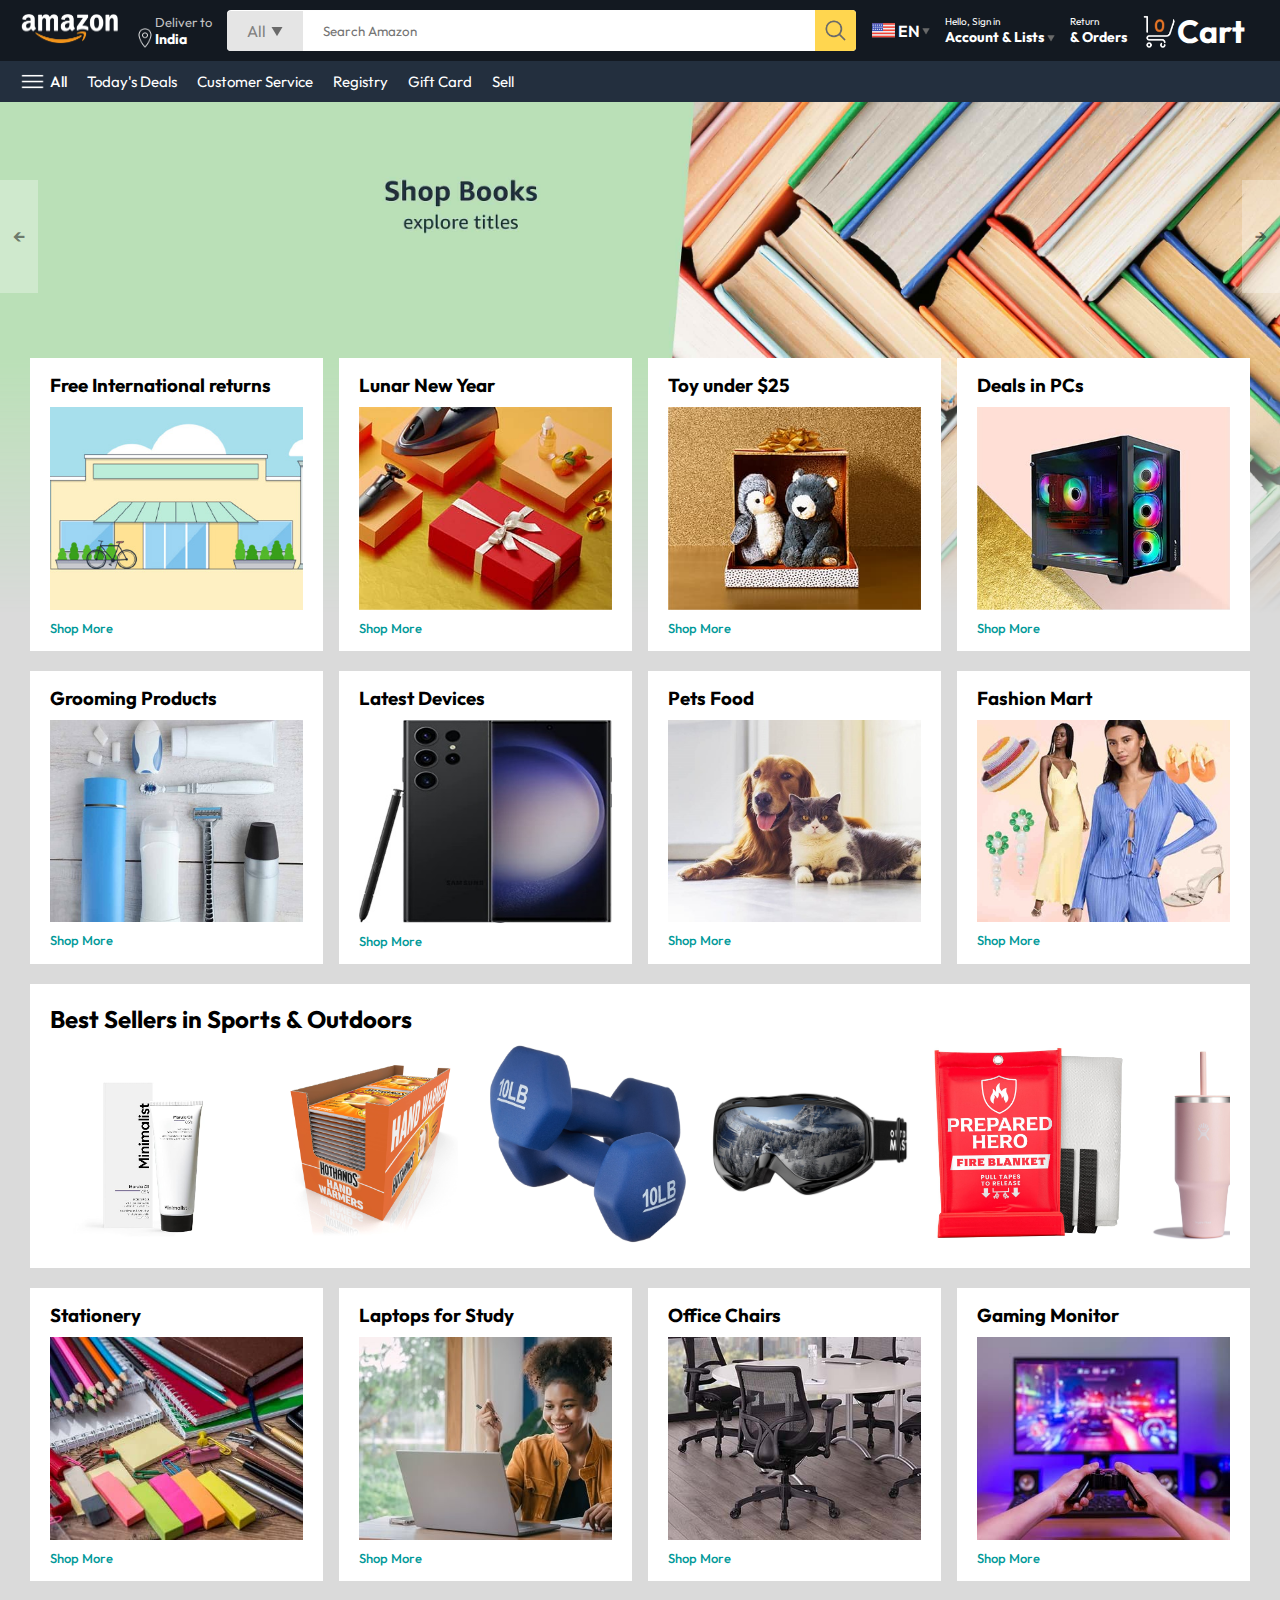
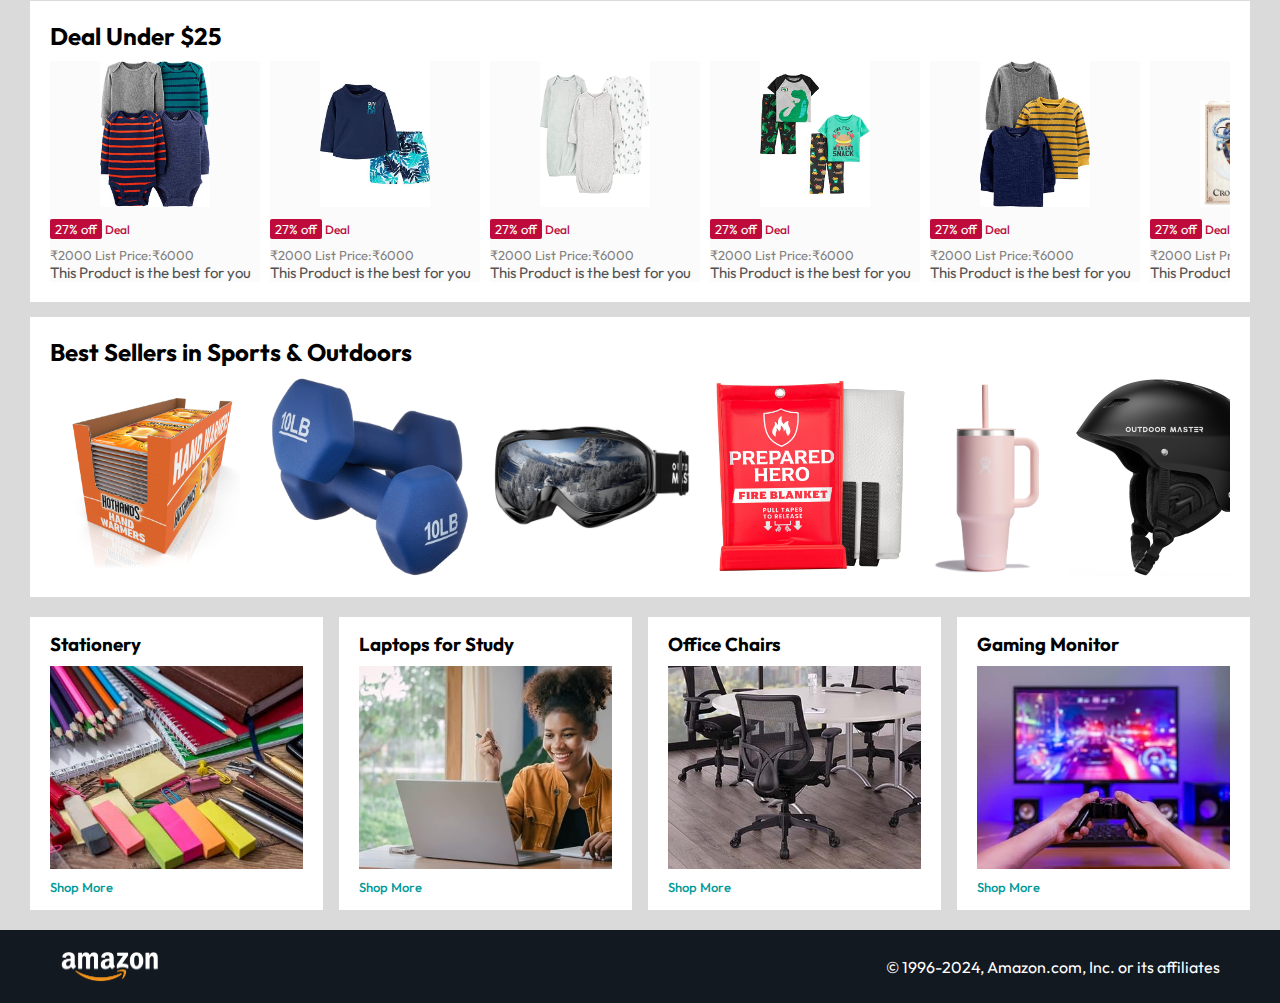
<file: index.html>
<!DOCTYPE html>
<html lang="en">
<head>
    <meta charset="UTF-8">
    <meta name="viewport" content="width=device-width, initial-scale=1.0">
    <title>Amazon Clone</title>
    <link rel="stylesheet" href="style.css">
</head>
<body>
    <!-- Navigation Bar -->
    <nav>
        <a href="/">
            <img src="./img/amazon_logo.png" width="100" alt="">
        </a> 
        <div class="nav-country">
            <img src="./img/location_icon.png" height="20" alt="">
            <div>
                <p>Deliver to</p>
                <h1>India</h1>
            </div>
        </div>
        <div class="nav-search">
            <div class="nav-search-category">
                <p>All</p>
                <img src="./img/dropdown_icon.png" height="12" alt="">
            </div>
            <input type="text" class="nav-search-input" placeholder="Search Amazon">
            <img src="./img/search_icon.png" class="nav-search-icon" alt="">
        </div>
        <div class="nav-language">
            <img src="./img/us_flag.png" width="25px" alt="">
            <p>EN</p>
            <img src="./img/dropdown_icon.png" width="8px" alt="">
        </div>
        <div class="nav-text">
            <p><a href="/signin.html">Hello, Sign in</a></p>
            <h1>Account & Lists <img src="./img/dropdown_icon.png" width="8px" alt=""></h1>
        </div>
        <div class="nav-text">
            <p>Return</p>
            <h1>& Orders</h1>
        </div>
        <a href="signin.html" class="mobile-user-icon" style="display: none;">
            <img src="./img/user.png" alt="">
        </a>
        <a href="/cart.html" class="nav-cart">
            <img src="./img/cart_icon.png" width="35px" alt="">
            <h1>Cart</h1>
        </a>
    </nav>
    <!-- Navigation Bar Ended-->

    <!-- Sub Menu -->
    <div class="nav-bottom">
        <div>
            <img src="./img/menu_icon.png" width="25px" alt="">
            <p>All</p>
        </div>
        <p>Today's Deals</p>
        <p>Customer Service</p>
        <p>Registry</p>
        <p>Gift Card</p>
        <p>Sell</p>
    </div>
    <!-- Sub Menu Ended -->

    <!-- Main part -->
    <div class="header-slider">
        <a href="#" class="control_prev">&#8592</a>
        <a href="#" class="control_next">&#8594</a>
        <ul>
            <img src="./img/header1.jpg" class="header-img" alt="">
            <img src="./img/header2.jpg" class="header-img" alt="">
            <img src="./img/header3.jpg" class="header-img" alt="">
            <img src="./img/header4.jpg" class="header-img" alt="">
            <img src="./img/header5.jpg" class="header-img" alt="">
            <img src="./img/header6.jpg" class="header-img" alt="">
        </ul>
    </div>

    <div class="box-row header-box">
        <div class="box-col">
            <h3>Free International returns</h3>
            <img src="./img/box1-1.jpg" alt="">
            <a href="/Shop More">Shop More</a>
        </div>
        <div class="box-col">
            <h3>Lunar New Year</h3>
            <img src="./img/box1-2.jpg" alt="">
            <a href="/Shop More">Shop More</a>
        </div>
        <div class="box-col">
            <h3>Toy under $25</h3>
            <img src="./img/box1-3.jpg" alt="">
            <a href="/Shop More">Shop More</a>
        </div>
        <div class="box-col">
            <h3>Deals in PCs</h3>
            <img src="./img/box1-4.jpg" alt="">
            <a href="/Shop More">Shop More</a>
        </div>
    </div>

    <div class="box-row">
        <div class="box-col">
            <h3>Grooming Products</h3>
            <img src="./img/box2-1.jpg" alt="">
            <a href="/Shop More">Shop More</a>
        </div>
        <div class="box-col">
            <h3>Latest Devices</h3>
            <img src="./img/box2-2.jpg" alt="">
            <a href="/Shop More">Shop More</a>
        </div>
        <div class="box-col">
            <h3>Pets Food</h3>
            <img src="./img/box2-3.jpg" alt="">
            <a href="/Shop More">Shop More</a>
        </div>
        <div class="box-col">
            <h3>Fashion Mart</h3>
            <img src="./img/box2-4.jpg" alt="">
            <a href="/Shop More">Shop More</a>
        </div>
    </div>

    <div class="product-slider">
        <h2>Best Sellers in Sports & Outdoors</h2>
        <div class="products">
            <a href="/products.html">
                <img src="./img/product_img.jpg" alt="">
            </a>
            <img src="./img/product1-1.jpg" alt="">
            <img src="./img/product1-2.jpg" alt="">
            <img src="./img/product1-3.jpg" alt="">
            <img src="./img/product1-4.jpg" alt="">
            <img src="./img/product1-5.jpg" alt="">
            <img src="./img/product1-6.jpg" alt="">
            <img src="./img/product1-7.jpg" alt="">
            <img src="./img/product1-8.jpg" alt="">
            <img src="./img/product1-9.jpg" alt="">
            <img src="./img/product1-10.jpg" alt="">
        </div>
    </div>
    
    <div class="box-row">
        <div class="box-col">
            <h3>Stationery</h3>
            <img src="./img/box3-1.jpg" alt="">
            <a href="/Shop More">Shop More</a>
        </div>
        <div class="box-col">
            <h3>Laptops for Study</h3>
            <img src="./img/box3-2.jpg" alt="">
            <a href="/Shop More">Shop More</a>
        </div>
        <div class="box-col">
            <h3>Office Chairs</h3>
            <img src="./img/box3-3.jpg" alt="">
            <a href="/Shop More">Shop More</a>
        </div>
        <div class="box-col">
            <h3>Gaming Monitor</h3>
            <img src="./img/box3-4.jpg" alt="">
            <a href="/Shop More">Shop More</a>
        </div>
    </div>


    <div class="product-slider-with-price">
        <h2>Deal Under $25</h2>
        <div class="products">
            <div class="product-card">
                <div class="product-img-container">
                    <img src="./img/product2-1.jpg" alt="">
                </div>
                <div class="product-offer">
                    <p>27% off</p> <span>Deal</span>
                </div>
                <p class="product-price">₹<span>2000</span> List Price:₹6000</p>
                <h4>This Product is the best for you</h4>
            </div>
            <div class="product-card">
                <div class="product-img-container">
                    <img src="./img/product2-2.jpg" alt="">
                </div>
                <div class="product-offer">
                    <p>27% off</p> <span>Deal</span>
                </div>
                <p class="product-price">₹<span>2000</span> List Price:₹6000</p>
                <h4>This Product is the best for you</h4>
            </div>
            <div class="product-card">
                <div class="product-img-container">
                    <img src="./img/product2-3.jpg" alt="">
                </div>
                <div class="product-offer">
                    <p>27% off</p> <span>Deal</span>
                </div>
                <p class="product-price">₹<span>2000</span> List Price:₹6000</p>
                <h4>This Product is the best for you</h4>
            </div>
            <div class="product-card">
                <div class="product-img-container">
                    <img src="./img/product2-4.jpg" alt="">
                </div>
                <div class="product-offer">
                    <p>27% off</p> <span>Deal</span>
                </div>
                <p class="product-price">₹<span>2000</span> List Price:₹6000</p>
                <h4>This Product is the best for you</h4>
            </div>
            <div class="product-card">
                <div class="product-img-container">
                    <img src="./img/product2-5.jpg" alt="">
                </div>
                <div class="product-offer">
                    <p>27% off</p> <span>Deal</span>
                </div>
                <p class="product-price">₹<span>2000</span> List Price:₹6000</p>
                <h4>This Product is the best for you</h4>
            </div>
            <div class="product-card">
                <div class="product-img-container">
                    <img src="./img/product2-6.jpg" alt="">
                </div>
                <div class="product-offer">
                    <p>27% off</p> <span>Deal</span>
                </div>
                <p class="product-price">₹<span>2000</span> List Price:₹6000</p>
                <h4>This Product is the best for you</h4>
            </div>
            <div class="product-card">
                <div class="product-img-container">
                    <img src="./img/product2-7.jpg" alt="">
                </div>
                <div class="product-offer">
                    <p>27% off</p> <span>Deal</span>
                </div>
                <p class="product-price">₹<span>2000</span> List Price:₹6000</p>
                <h4>This Product is the best for you</h4>
            </div>
            <div class="product-card">
                <div class="product-img-container">
                    <img src="./img/product2-8.jpg" alt="">
                </div>
                <div class="product-offer">
                    <p>27% off</p> <span>Deal</span>
                </div>
                <p class="product-price">₹<span>2000</span> List Price:₹6000</p>
                <h4>This Product is the best for you</h4>
            </div>
            <div class="product-card">
                <div class="product-img-container">
                    <img src="./img/product2-9.jpg" alt="">
                </div>
                <div class="product-offer">
                    <p>27% off</p> <span>Deal</span>
                </div>
                <p class="product-price">₹<span>2000</span> List Price:₹6000</p>
                <h4>This Product is the best for you</h4>
            </div>
            <div class="product-card">
                <div class="product-img-container">
                    <img src="./img/product2-10.jpg" alt="">
                </div>
                <div class="product-offer">
                    <p>27% off</p> <span>Deal</span>
                </div>
                <p class="product-price">₹<span>2000</span> List Price:₹6000</p>
                <h4>This Product is the best for you</h4>
            </div>
            <div class="product-card">
                <div class="product-img-container">
                    <img src="./img/product2-11.jpg" alt="">
                </div>
                <div class="product-offer">
                    <p>27% off</p> <span>Deal</span>
                </div>
                <p class="product-price">₹<span>2000</span> List Price:₹6000</p>
                <h4>This Product is the best for you</h4>
            </div>
            <div class="product-card">
                <div class="product-img-container">
                    <img src="./img/product2-12.jpg" alt="">
                </div>
                <div class="product-offer">
                    <p>27% off</p> <span>Deal</span>
                </div>
                <p class="product-price">₹<span>2000</span> List Price:₹6000</p>
                <h4>This Product is the best for you</h4>
            </div>
        </div>
    </div>


    <div class="product-slider">
        <h2>Best Sellers in Sports & Outdoors</h2>
        <div class="products">
            <img src="./img/product1-1.jpg" alt="">
            <img src="./img/product1-2.jpg" alt="">
            <img src="./img/product1-3.jpg" alt="">
            <img src="./img/product1-4.jpg" alt="">
            <img src="./img/product1-5.jpg" alt="">
            <img src="./img/product1-6.jpg" alt="">
            <img src="./img/product1-7.jpg" alt="">
            <img src="./img/product1-8.jpg" alt="">
            <img src="./img/product1-9.jpg" alt="">
            <img src="./img/product1-10.jpg" alt="">
        </div>
    </div>


    <div class="box-row">
        <div class="box-col">
            <h3>Stationery</h3>
            <img src="./img/box3-1.jpg" alt="">
            <a href="/Shop More">Shop More</a>
        </div>
        <div class="box-col">
            <h3>Laptops for Study</h3>
            <img src="./img/box3-2.jpg" alt="">
            <a href="/Shop More">Shop More</a>
        </div>
        <div class="box-col">
            <h3>Office Chairs</h3>
            <img src="./img/box3-3.jpg" alt="">
            <a href="/Shop More">Shop More</a>
        </div>
        <div class="box-col">
            <h3>Gaming Monitor</h3>
            <img src="./img/box3-4.jpg" alt="">
            <a href="/Shop More">Shop More</a>
        </div>
    </div>

    <footer>
        <img src="./img/amazon_logo.png" width="100" alt="">
        <p>© 1996-2024, Amazon.com, Inc. or its affiliates</p>
    </footer>


<script src="script.js"></script>
</body>
</html>
</file>
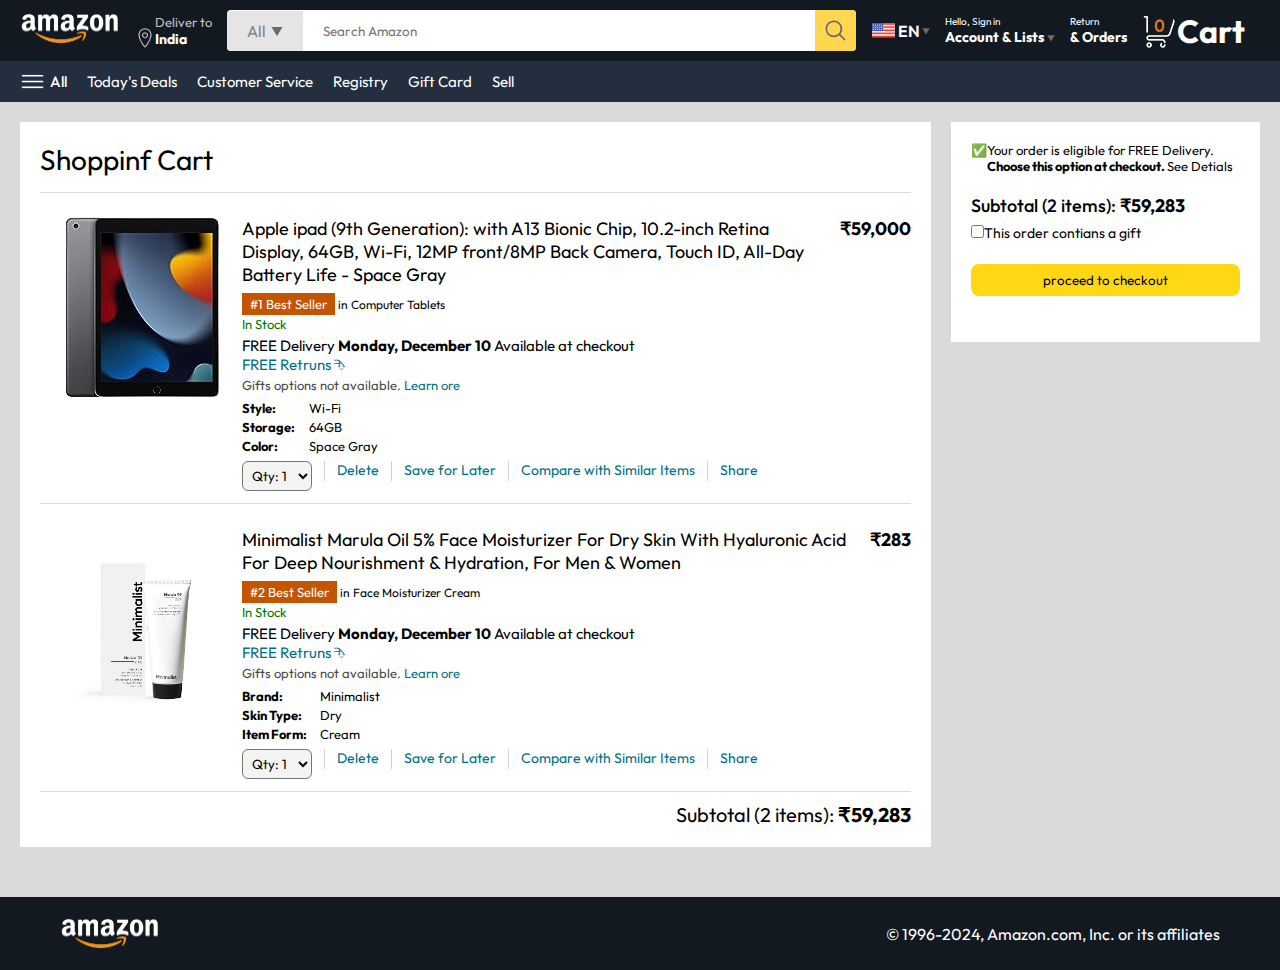
<file: cart.html>
<!DOCTYPE html>
<html lang="en">
<head>
    <meta charset="UTF-8">
    <meta name="viewport" content="width=device-width, initial-scale=1.0">
    <title>Cart</title>
    <link rel="stylesheet" href="style.css">
    <link rel="stylesheet" href="cart.css">
</head>
<body>
     <!-- Navigation Bar -->
     <nav>
        <a href="/">
            <img src="./img/amazon_logo.png" width="100" alt="">
        </a> 
        <div class="nav-country">
            <img src="./img/location_icon.png" height="20" alt="">
            <div>
                <p>Deliver to</p>
                <h1>India</h1>
            </div>
        </div>
        <div class="nav-search">
            <div class="nav-search-category">
                <p>All</p>
                <img src="./img/dropdown_icon.png" height="12" alt="">
            </div>
            <input type="text" class="nav-search-input" placeholder="Search Amazon">
            <img src="./img/search_icon.png" class="nav-search-icon" alt="">
        </div>
        <div class="nav-language">
            <img src="./img/us_flag.png" width="25px" alt="">
            <p>EN</p>
            <img src="./img/dropdown_icon.png" width="8px" alt="">
        </div>
        <div class="nav-text">
            <p><a href="/signin.html">Hello, Sign in</a></p>
            <h1>Account & Lists <img src="./img/dropdown_icon.png" width="8px" alt=""></h1>
        </div>
        <div class="nav-text">
            <p>Return</p>
            <h1>& Orders</h1>
        </div>
        <a href="signin.html" class="mobile-user-icon" style="display: none;">
            <img src="./img/user.png" alt="">
        </a>
        <a href="" class="nav-cart">
            <img src="./img/cart_icon.png" width="35px" alt="">
            <h1>Cart</h1>
        </a>
    </nav>
    <!-- Navigation Bar Ended-->

    <!-- Sub Menu -->
    <div class="nav-bottom">
        <div>
            <img src="./img/menu_icon.png" width="25px" alt="">
            <p>All</p>
        </div>
        <p>Today's Deals</p>
        <p>Customer Service</p>
        <p>Registry</p> 
        <p>Gift Card</p>
        <p>Sell</p>
    </div>
    <!-- Sub Menu Ended -->

    <div class="cart">
        <div class="cart-left">
            <h1>Shoppinf Cart</h1>
            <hr>
            <!-- first product -->
            <div class="product-cart-list">
                <img src="./img/ipad_img.jpg" width="180px" alt="">
                <div>
                    <div class="product-cart-titleprice">
                        <p>Apple ipad (9th Generation): with A13 Bionic Chip, 10.2-inch Retina Display, 64GB, Wi-Fi, 12MP front/8MP Back Camera, Touch ID, All-Day Battery Life - Space Gray</p>
                        <p><b>₹59,000</b></p>
                    </div>
                    <p class="product-cart-bestseller"><span>#1 Best Seller</span> in Computer Tablets</p>
                    <p class="product-cart-stock">In Stock</p>
                    <p class="product-cart-delivery">FREE Delivery <b>Monday, December 10</b> Available at checkout</p>
                    <p class="product-cart-return">FREE Retruns &#11191</p>
                    <p class="product-cart-giftoption">Gifts options not available. <span>Learn ore</span></p>

                    <div class="product-cart-specs">
                        <p><b>Style:</b></p> <p>Wi-Fi</p>
                        <p><b>Storage:</b></p> <p>64GB</p>
                        <p><b>Color:</b></p> <p>Space Gray</p>
                    </div>

                    <div class="cart-list-action">
                        <select>
                            <option value="1">Qty: 1</option>
                            <option value="2">Qty: 2</option>
                            <option value="3">Qty: 3</option>
                            <option value="4">Qty: 4</option>
                            <option value="5">Qty: 5</option>
                        </select>
                        <hr>
                        <p class="action-btn">Delete</p>
                        <hr>
                        <p class="action-btn">Save for Later</p>
                        <hr>
                        <p class="action-btn">Compare with Similar Items</p>
                        <hr>
                        <p class="action-btn">Share</p>
                    </div>
                </div>
            </div>
            <!-- first product Ended -->
            <hr>
            <!-- Second product -->
            <div class="product-cart-list">
                <img src="./img/product_img.jpg" width="180px" alt="">
                <div>
                    <div class="product-cart-titleprice">
                        <p>Minimalist Marula Oil 5% Face Moisturizer For Dry Skin With Hyaluronic Acid For Deep Nourishment & Hydration, For Men & Women</p>
                        <p><b>₹283</b></p>
                    </div>
                    <p class="product-cart-bestseller"><span>#2 Best Seller</span> in Face Moisturizer Cream</p>
                    <p class="product-cart-stock">In Stock</p>
                    <p class="product-cart-delivery">FREE Delivery <b>Monday, December 10</b> Available at checkout</p>
                    <p class="product-cart-return">FREE Retruns &#11191</p>
                    <p class="product-cart-giftoption">Gifts options not available. <span>Learn ore</span></p>

                    <div class="product-cart-specs">
                        <p><b>Brand:</b></p> <p>Minimalist</p>
                        <p><b>Skin Type:</b></p> <p>Dry</p>
                        <p><b>Item Form:</b></p> <p>Cream</p>
                    </div>

                    <div class="cart-list-action">
                        <select>
                            <option value="1">Qty: 1</option>
                            <option value="2">Qty: 2</option>
                            <option value="3">Qty: 3</option>
                            <option value="4">Qty: 4</option>
                            <option value="5">Qty: 5</option>
                        </select>
                        <hr>
                        <p class="action-btn">Delete</p>
                        <hr>
                        <p class="action-btn">Save for Later</p>
                        <hr>
                        <p class="action-btn">Compare with Similar Items</p>
                        <hr>
                        <p class="action-btn">Share</p>
                    </div>
                </div>
            </div>
            <!-- Second product Ended -->

            <hr>
            <div class="cart-list-subtotal">
                Subtotal (2 items): <b>₹59,283</b>
            </div>
        </div>

        <div class="cart-right">
            <div class="cart-free-delivery">
                <p>&#x2705</p>
                <p>Your order is eligible for FREE Delivery. <b>Choose this option at checkout. </b> See Detials</p>
            </div>
            <p class="cart-subtotal">Subtotal (2 items): <b>₹59,283</b></p>
            <p class="cart-right-gift"> <input type="checkbox">This order contians a gift</p>
            <button>proceed to checkout</button>
        </div>
    </div>

    <footer class="footer-cart">
        <img src="./img/amazon_logo.png" width="100" alt="">
        <p>© 1996-2024, Amazon.com, Inc. or its affiliates</p>
    </footer>

</body>
</html>
</file>
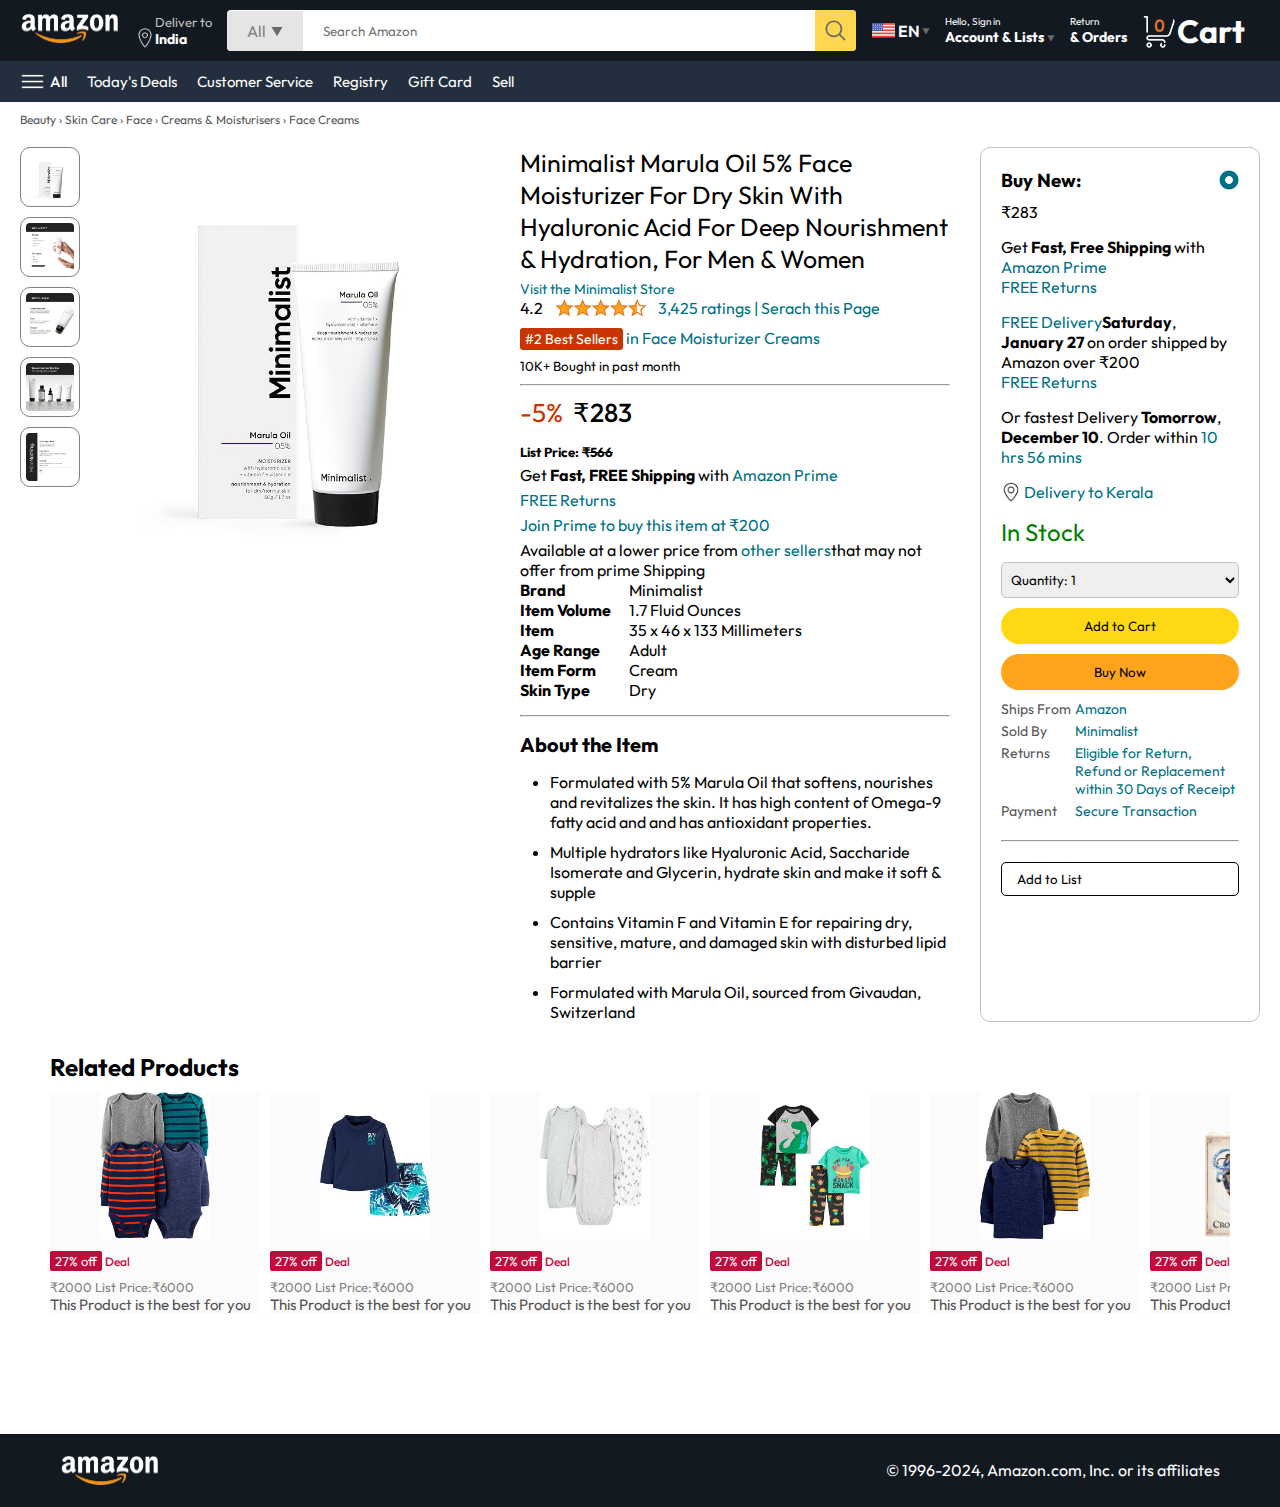
<file: products.html>
<!DOCTYPE html>
<html lang="en">
<head>
    <meta charset="UTF-8">
    <meta name="viewport" content="width=device-width, initial-scale=1.0">
    <title>Product Page</title>
    <link rel="stylesheet" href="style.css">
    <link rel="stylesheet" href="product.css">
</head>
<body>
    
    <!-- Navigation Bar -->
    <nav>
        <a href="/">
            <img src="./img/amazon_logo.png" width="100" alt="">
        </a> 
        <div class="nav-country">
            <img src="./img/location_icon.png" height="20" alt="">
            <div>
                <p>Deliver to</p>
                <h1>India</h1>
            </div>
        </div>
        <div class="nav-search">
            <div class="nav-search-category">
                <p>All</p>
                <img src="./img/dropdown_icon.png" height="12" alt="">
            </div>
            <input type="text" class="nav-search-input" placeholder="Search Amazon">
            <img src="./img/search_icon.png" class="nav-search-icon" alt="">
        </div>
        <div class="nav-language">
            <img src="./img/us_flag.png" width="25px" alt="">
            <p>EN</p>
            <img src="./img/dropdown_icon.png" width="8px" alt="">
        </div>
        <div class="nav-text">
            <p><a href="/signin.html">Hello, Sign in</a></p>
            <h1>Account & Lists <img src="./img/dropdown_icon.png" width="8px" alt=""></h1>
        </div>
        <div class="nav-text">
            <p>Return</p>
            <h1>& Orders</h1>
        </div>
        <a href="signin.html" class="mobile-user-icon" style="display: none;">
            <img src="./img/user.png" alt="">
        </a>
        <a href="/cart.html" class="nav-cart">
            <img src="./img/cart_icon.png" width="35px" alt="">
            <h1>Cart</h1>
        </a>
    </nav>
    <!-- Navigation Bar Ended-->

    <!-- Sub Menu -->
    <div class="nav-bottom">
        <div>
            <img src="./img/menu_icon.png" width="25px" alt="">
            <p>All</p>
        </div>
        <p>Today's Deals</p>
        <p>Customer Service</p>
        <p>Registry</p>
        <p>Gift Card</p>
        <p>Sell</p>
    </div>
    <!-- Sub Menu Ended -->

    <p class="cream">Beauty › Skin Care › Face › Creams & Moisturisers › Face Creams</p>
    
    <div class="product-display">
        <div class="product-d-image">
            <div class="product-icons">
                <img src="./img/product_img.jpg" width="60" alt="">
                <img src="./img/product_img2.jpg" width="60" alt="">
                <img src="./img/product_img3.jpg" width="60" alt="">
                <img src="./img/product_img4.jpg" width="60" alt="">
                <img src="./img/product_img5.jpg" width="60" alt="">
            </div>
            <div class="product-main-image">
                <img src="./img/product_img.jpg" width="400" alt="">
            </div>
        </div>
        <div class="product-d-details">
            <p class="product-title">Minimalist Marula Oil 5% Face Moisturizer For Dry Skin With Hyaluronic Acid For Deep Nourishment & Hydration, For Men & Women</p>
            <p class="brand-store">Visit the Minimalist Store</p>
            <div class="product-rating">
                <div>
                    <div>4.2 <img src="./img/rating_img.png" height="20px"></div>
                    <p>3,425 ratings | Serach this Page</p>
                </div>
                <p><span>#2 Best Sellers</span> in Face Moisturizer Creams</p>
                <h5>10K+ Bought in past month</h5>
                <hr>
            </div>
            <div class="product-d-price">
                <div>
                    <p>-5%</p>
                    <h1>₹<span>283</span></h1>
                </div>
                <h5>List Price: <span>₹566</span></h5>
                <p>Get <b>Fast, FREE Shipping</b> with <span>Amazon Prime</span></p>
                <p><span>FREE Returns</span></p>
                <p><span>Join Prime to buy this item at ₹200</span></p>
                <p>Available at a lower price from <span>other sellers</span>that may not offer from prime Shipping</p>
            </div>

            <div class="product-info">
                <p><b>Brand</b></p> <p>Minimalist</p>
                <p><b>Item Volume</b></p> <p>1.7 Fluid Ounces</p>
                <p><b>Item</b></p> <p>35 x 46 x 133 Millimeters</p>
                <p><b>Age Range</b></p> <p>Adult</p>
                <p><b>Item Form</b></p> <p>Cream</p>
                <p><b>Skin Type</b></p> <p>Dry</p>
            </div>
            <hr>

            <div class="product-description">
                <h1>About the Item</h1>
                <ul>
                    <li>Formulated with 5% Marula Oil that softens, nourishes and revitalizes the skin. It has high content of Omega-9 fatty acid and and has antioxidant properties.</li>
                    <li>Multiple hydrators like Hyaluronic Acid, Saccharide Isomerate and Glycerin, hydrate skin and make it soft & supple</li>
                    <li>Contains Vitamin F and Vitamin E for repairing dry, sensitive, mature, and damaged skin with disturbed lipid barrier</li>
                    <li>Formulated with Marula Oil, sourced from Givaudan, Switzerland</li>
                </ul>
            </div>
        </div>
        <div class="product-d-purchase">
            <div class="title">
                <h3>Buy New: </h3> <img src="./img/circle_icon.png" width="20px" alt="">
            </div>
            <h1 class="price">₹283</h1>
            <div class="gap">
                <p>Get <b>Fast, Free Shipping</b> with <span>Amazon Prime</span></p>
                <p><span>FREE Returns</span></p>
            </div>
            <div class="gap">
                <p><span>FREE Delivery</span><b>Saturday</b>,</p> <p><b>January 27</b> on order shipped by Amazon over ₹200</p>
                <p><span>FREE Returns</span></p>
            </div>
            <div class="gap">
                <p>Or fastest Delivery <b>Tomorrow</b>, <b>December 10</b>. Order within<span> 10 hrs 56 mins</span></p>
            </div> 
            <div class="delivery-location">
                <img src="./img/location_icon_dark.png" width="20px" alt="">
                <p><span>Delivery to Kerala</span></p>
            </div>
            <h2 class="product-stock">In Stock</h2>
            <select class="product-quantity">
                <option value="1">Quantity: 1</option>
                <option value="2">Quantity: 2</option>
                <option value="3">Quantity: 3</option>
               </select>

           <button class="btn">Add to Cart</button>
           <button class="btn product-buy">Buy Now</button>

           <div class="product-seller-info">
            <p>Ships From</p> <p><span>Amazon</span></p>
            <p>Sold By</p> <p><span>Minimalist</span></p>
            <p>Returns</p> <p><span>Eligible for Return, Refund or Replacement within 30 Days of Receipt</span></p>
            <p>Payment</p> <p><span>Secure Transaction</span></p>
           </div>
           <hr>
           <button class="product-add-list">Add to List</button>
        </div>
    </div>

    <div class="product-slider-with-price">
        <h2>Related Products</h2>
        <div class="products">
            <div class="product-card">
                <div class="product-img-container">
                    <img src="./img/product2-1.jpg" alt="">
                </div>
                <div class="product-offer">
                    <p>27% off</p> <span>Deal</span>
                </div>
                <p class="product-price">₹<span>2000</span> List Price:₹6000</p>
                <h4>This Product is the best for you</h4>
            </div>
            <div class="product-card">
                <div class="product-img-container">
                    <img src="./img/product2-2.jpg" alt="">
                </div>
                <div class="product-offer">
                    <p>27% off</p> <span>Deal</span>
                </div>
                <p class="product-price">₹<span>2000</span> List Price:₹6000</p>
                <h4>This Product is the best for you</h4>
            </div>
            <div class="product-card">
                <div class="product-img-container">
                    <img src="./img/product2-3.jpg" alt="">
                </div>
                <div class="product-offer">
                    <p>27% off</p> <span>Deal</span>
                </div>
                <p class="product-price">₹<span>2000</span> List Price:₹6000</p>
                <h4>This Product is the best for you</h4>
            </div>
            <div class="product-card">
                <div class="product-img-container">
                    <img src="./img/product2-4.jpg" alt="">
                </div>
                <div class="product-offer">
                    <p>27% off</p> <span>Deal</span>
                </div>
                <p class="product-price">₹<span>2000</span> List Price:₹6000</p>
                <h4>This Product is the best for you</h4>
            </div>
            <div class="product-card">
                <div class="product-img-container">
                    <img src="./img/product2-5.jpg" alt="">
                </div>
                <div class="product-offer">
                    <p>27% off</p> <span>Deal</span>
                </div>
                <p class="product-price">₹<span>2000</span> List Price:₹6000</p>
                <h4>This Product is the best for you</h4>
            </div>
            <div class="product-card">
                <div class="product-img-container">
                    <img src="./img/product2-6.jpg" alt="">
                </div>
                <div class="product-offer">
                    <p>27% off</p> <span>Deal</span>
                </div>
                <p class="product-price">₹<span>2000</span> List Price:₹6000</p>
                <h4>This Product is the best for you</h4>
            </div>
            <div class="product-card">
                <div class="product-img-container">
                    <img src="./img/product2-7.jpg" alt="">
                </div>
                <div class="product-offer">
                    <p>27% off</p> <span>Deal</span>
                </div>
                <p class="product-price">₹<span>2000</span> List Price:₹6000</p>
                <h4>This Product is the best for you</h4>
            </div>
            <div class="product-card">
                <div class="product-img-container">
                    <img src="./img/product2-8.jpg" alt="">
                </div>
                <div class="product-offer">
                    <p>27% off</p> <span>Deal</span>
                </div>
                <p class="product-price">₹<span>2000</span> List Price:₹6000</p>
                <h4>This Product is the best for you</h4>
            </div>
            <div class="product-card">
                <div class="product-img-container">
                    <img src="./img/product2-9.jpg" alt="">
                </div>
                <div class="product-offer">
                    <p>27% off</p> <span>Deal</span>
                </div>
                <p class="product-price">₹<span>2000</span> List Price:₹6000</p>
                <h4>This Product is the best for you</h4>
            </div>
            <div class="product-card">
                <div class="product-img-container">
                    <img src="./img/product2-10.jpg" alt="">
                </div>
                <div class="product-offer">
                    <p>27% off</p> <span>Deal</span>
                </div>
                <p class="product-price">₹<span>2000</span> List Price:₹6000</p>
                <h4>This Product is the best for you</h4>
            </div>
            <div class="product-card">
                <div class="product-img-container">
                    <img src="./img/product2-11.jpg" alt="">
                </div>
                <div class="product-offer">
                    <p>27% off</p> <span>Deal</span>
                </div>
                <p class="product-price">₹<span>2000</span> List Price:₹6000</p>
                <h4>This Product is the best for you</h4>
            </div>
            <div class="product-card">
                <div class="product-img-container">
                    <img src="./img/product2-12.jpg" alt="">
                </div>
                <div class="product-offer">
                    <p>27% off</p> <span>Deal</span>
                </div>
                <p class="product-price">₹<span>2000</span> List Price:₹6000</p>
                <h4>This Product is the best for you</h4>
            </div>
        </div>
    </div>

    <footer class="product-footer">
        <img src="./img/amazon_logo.png" width="100" alt="">
        <p>© 1996-2024, Amazon.com, Inc. or its affiliates</p>
    </footer>

</body>
</html>
</file>
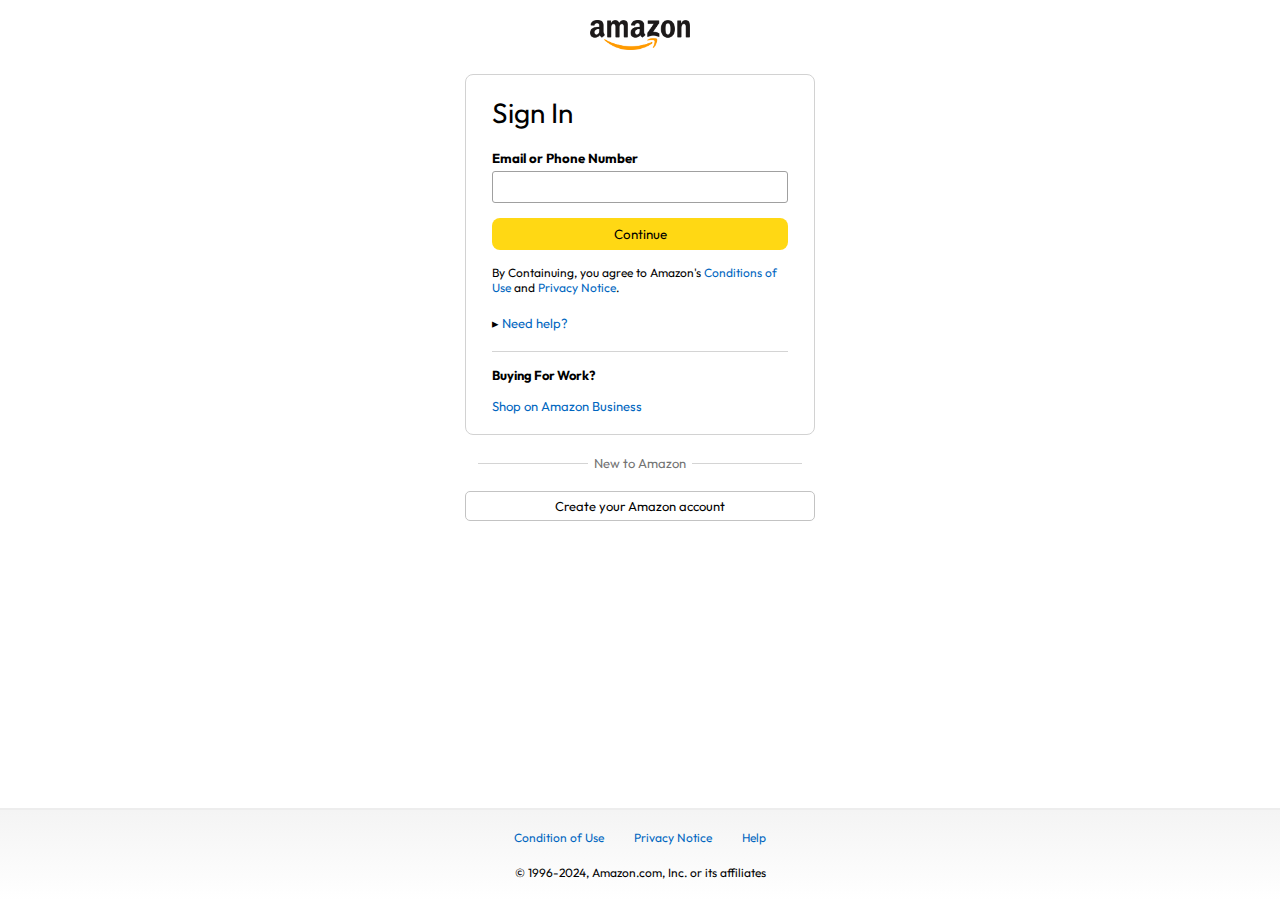
<file: signin.html>
<!DOCTYPE html>
<html lang="en">
<head>
    <meta charset="UTF-8">
    <meta name="viewport" content="width=device-width, initial-scale=1.0">
    <title>Sign In</title>
    <link rel="stylesheet" href="signin.css">
</head>
<body>
    <a href="/"><img class="logo" src="./img/amazon_logo_dark.png" width="100px" alt=""></a>
    <div class="sign-container">
        <h1 class="signin-title">Sign In</h1>
        <h5 class="input-label">Email or Phone Number</h5>
        <input type="text">
        <button>Continue</button>
        <p class="signin-condition">By Containuing, you agree to Amazon's <span>Conditions of Use</span> and <span>Privacy Notice</span>.</p>
        <p class="signin-help">&#9656 <span>Need help?</span></p>
        <hr>
        <h4>Buying For Work?</h4>
        <p class="signin-business"><span>Shop on Amazon Business</span></p>
    </div>

    <div class="signin-bottom">
        <hr>
        <p>New to Amazon</p>
        <hr>
    </div>
    <a href="/signup.html">
        <button class="signin-signup-btn">Create your Amazon account</button>
    </a>

    <footer>
        <div class="footer-links">
            <a href="#">Condition of Use</a>
            <a href="#">Privacy Notice</a>
            <a href="#">Help</a>
        </div>
        <p class="footer-copyright">© 1996-2024, Amazon.com, Inc. or its affiliates</p>
    </footer>
</body>
</html>
</file>
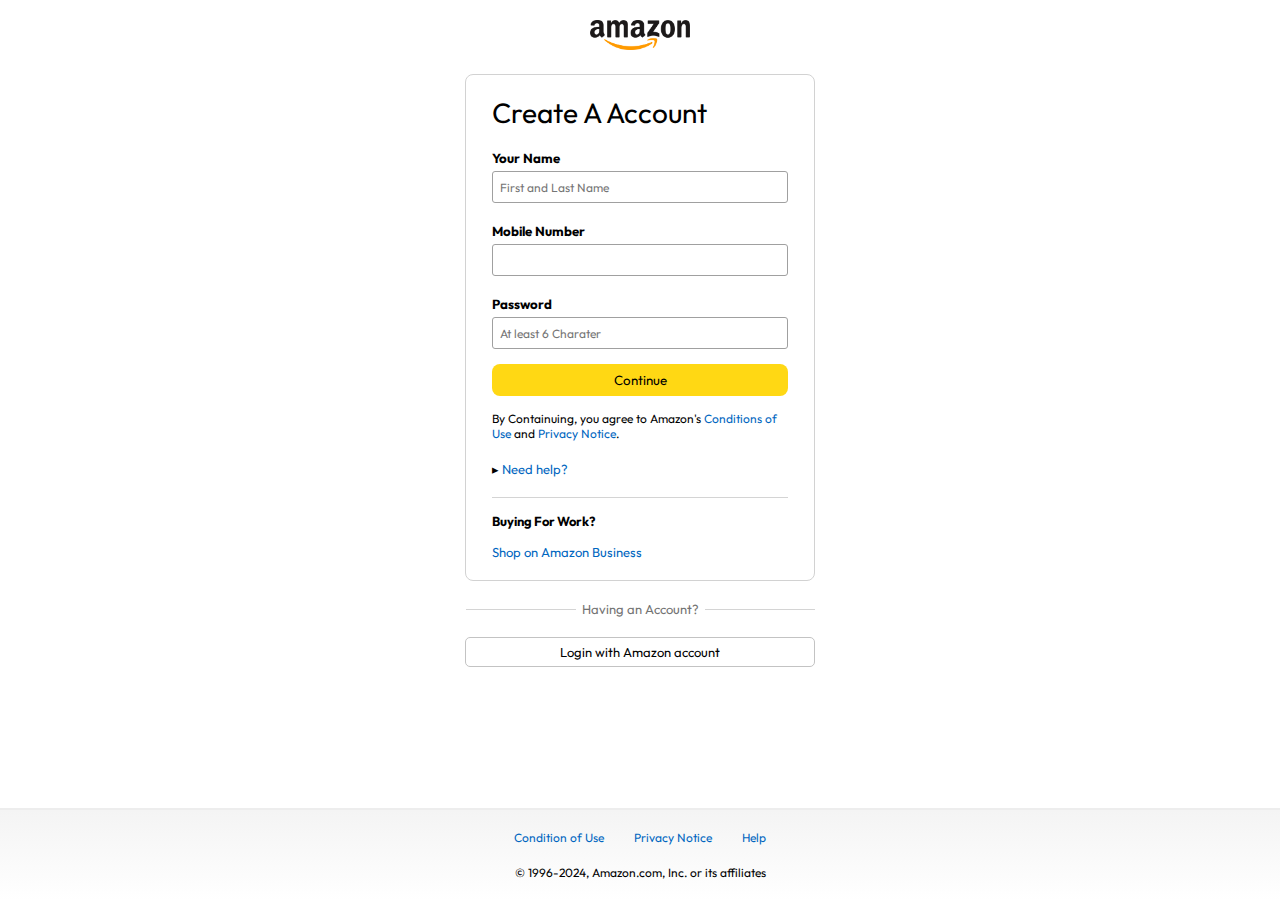
<file: signup.html>
<!DOCTYPE html>
<html lang="en">
<head>
    <meta charset="UTF-8">
    <meta name="viewport" content="width=device-width, initial-scale=1.0">
    <title>Sign Up</title>
    <link rel="stylesheet" href="signin.css">
</head>
<body>
    <a href="/"><img class="logo" src="./img/amazon_logo_dark.png" width="100px" alt=""></a>
    <div class="sign-container">
        <h1 class="signin-title">Create A Account</h1>
        <h5 class="input-label">Your Name</h5>
        <input type="text" placeholder="First and Last Name">
        <h5 class="input-label">Mobile Number</h5>
        <input type="text" >
        <h5 class="input-label">Password</h5>
        <input type="password" placeholder="At least 6 Charater">
        <button>Continue</button>
        <p class="signin-condition">By Containuing, you agree to Amazon's <span>Conditions of Use</span> and <span>Privacy Notice</span>.</p>
        <p class="signin-help">&#9656 <span>Need help?</span></p>
        <hr>
        <h4>Buying For Work?</h4>
        <p class="signin-business"><span>Shop on Amazon Business</span></p>
    </div>
    <div class="signin-bottom">
        <hr>
        <p>Having an Account?</p>
        <hr>
    </div>
    <a href="/signin.html">
        <button class="signin-signup-btn">Login with Amazon account</button>
    </a>
    <footer>
        <div class="footer-links">
            <a href="#">Condition of Use</a>
            <a href="#">Privacy Notice</a>
            <a href="#">Help</a>
        </div>
        <p class="footer-copyright">© 1996-2024, Amazon.com, Inc. or its affiliates</p>
    </footer>
</body>
</html>
</file>
<file: style.css>
@import url('https://fonts.googleapis.com/css2?family=Outfit:wght@400;500;600;700;800&family=Poppins:wght@200;300;400;500;600;700&display=swap');
*{
    padding: 0;
    margin: 0;
    box-sizing: border-box;
    font-family: Outfit;
}
body{
    background-color: #dadada;
}
a{
    text-decoration: none;
    color: inherit;
}
nav{
    display: flex;
    align-items: center;
    justify-content: space-between;
    background: #131921;
    padding: 10px 20px;
    color: #fff;
}
.nav-country{
    display: flex;
    align-items: end;
    margin-left: 15px;
    font-size: 13px;
    color: #c4c4c4;
}
.nav-country h1{
    color: #fff;
    font-size: 14px;
}
.nav-search{
    flex: 1;
    display: flex;
    align-items: center;
    background: #fff;
    color: gray;
    max-width: 1000px;
    border-radius: 4px;
    margin-left: 15px;
}
.nav-search-category{
    display: flex;
    align-items: center;
    padding: 10px 20px;
    gap: 5px;
    background: #e5e5e5;
    border-radius: 4px 0 0 4px;
}
.nav-search-input{
    border: none;
    outline: none;
    padding-left: 20px;
    width: 100%;
}
.nav-search-icon{
    max-width: 41px;
    padding: 8px;
    background: #ffd64f;
    border-radius: 0 4px 4px 0;
}
.nav-language{
    display: flex;
    align-items: center;
    gap: 2px;
    font-weight: 600;
    margin-left: 15px;
}
.nav-text{
    margin-left: 15px;
}
.nav-text p{
    font-size: 10px;
}
.nav-text h1{
    font-size: 14px;
}
.nav-cart{
    display: flex;
    align-items: center;
    margin: 0px 15px;
}


.nav-bottom{
    display: flex;
    align-items: center;
    gap: 20px;
    padding: 8px 20px;
    background: #232f3e;
    color: #fff;
    font-size: 15px;
}
.nav-bottom div{
    display: flex;
    align-items: center;
    gap: 5px;
    font-weight: 500;
}

.header-slider ul{
    display: flex;
    overflow-y: hidden;
}
.header-img{
    max-width: 100%;
    mask-image: linear-gradient(to bottom, #000000 50%, transparent 100%);
}
.header-slider a{
    position: absolute;
    top: 20%;
    z-index: 1;
    padding: 5vh 1vw;
    background: #ffffff4f;
    color: #0000007b;
    text-decoration: none;
    font-weight: 600;
    font-size: 18px;
    cursor: pointer;
}
.control_next{
    right: 0;
    outline: none;
}

.box-row{
    display: flex;
    flex-wrap: wrap;
    row-gap: 20px;
    justify-content: space-between;
    margin: 20px 30px;
}
.box-col{
    display: flex;
    flex-direction: column;
    gap: 10px;
    padding: 15px 20px;
    background: #fff;
    max-width: 24%;
    min-height: 200px;
    z-index: 1;
}
.box-col a{
    font-size: 13px;
    color: #009999;
    font-weight: 500; 
}
.header-box{
    margin-top: -20vw;
}

.product-slider{
    background: #fff;
    margin: 0 30px;
    padding: 20px;
    margin-bottom: 15px;
}
.product-slider .products{
    display: flex;
    overflow-x: auto;
    gap: 20px;
    margin-top: 10px;
}
.product-slider .products img{
    max-width: 200px;
    max-height: 200px;
}
/* for hide the scrollbar */
/* .product-slider .products::-webkit-scrollbar{
    display: none;
} */

.product-slider-with-price{
    background: #fff;
    margin: 0 30px;
    padding: 20px;
    margin-bottom: 15px;
}
.product-slider-with-price .products{
    display: flex;
    overflow: auto;
    gap: 10px;
    margin-top: 10px;
}
.product-card{
    display: flex;
    flex-direction: column;
    justify-content: end;
    min-width: 210px;
    background: #fbfbfb;
}
.product-card img{
    width: 110px;
    margin: 0 50px;
}
/* for hide the scrollbar */
/* .product-slider-with-price .products::-webkit-scrollbar{
    display: none;
} */

.product-offer p{
    background: #be0b3b;
    color: #fff;
    display: inline-block;
    padding: 2px 5px;
    border-radius: 2px;
    margin: 8px 0;
    font-size: 13px;
}
.product-offer span{
    color: #be0b3b;
    font-weight: 500;
    font-size: 12px;
}
.product-price{
   color: gray;
    font-size: 13px;
}
.product-card h4{
    color: #525252;
    font-size: 15px;
    font-weight: 400;
}

footer{
    display: flex;
    justify-content: space-between;
    align-items: center;
    color: #fff;
    background: #131921;
    padding: 20px 60px;
}


/* media query  */

@media only screen and (max-width: 900px){
    nav{
        flex-wrap: wrap;
    }
    .nav-search{
        order: 7;
        margin: 15px 0 5px;
        min-width: 300px; 
    }
    .box-col{
        max-width: 48%;
    }
}
@media only screen and (max-width: 600px){
    .nav-country{
        display: none;
    }
    .nav-language{
        display: none;
    }
    .nav-text{
        display: none;
    }
    .nav-bottom{
        font-size: 13px;
        gap: 10px;
        overflow-x: scroll;
    }
    .nav-bottom p{
        text-wrap: nowrap;
    }
    .mobile-user-icon{
        display: flex !important;
        flex: 1;
        justify-content: flex-end;
    }
    .mobile-user-icon img{
        width: 25px;
    }
    .nav-cart h4{
        display: none;
    }
    .nav-cart img{
        width: 25px;
    }
    .header-slider a{
        top: 24%;
        padding: 2vh 1vw;
        font-size: 15px;
    }
    .box-col{
        max-width: 100%;
        width: 100%;
    }
    footer{
        justify-content: center;
        flex-direction: column;
        font-size: 14px;
    }
}
</file>
<file: cart.css>
.cart{
    display: flex;
    gap: 20px;
    margin: 20px;
}
.cart-left{
    background: #fff;
    padding: 20px;
}
.cart-left h1{
    font-size: 28px;
    font-weight: 400;
    margin-bottom: 15px;
}
.cart-left hr{
    border: none;
    height: 1px;
    background: #dadada;
}
.product-cart-list{
    display: flex;
    align-items: start;
    gap: 10px;
    padding: 24px 0 12px 12px;
}
.product-cart-titleprice{
    display: flex;
    gap: 20px;
    font-size: 18px;
}
.product-cart-bestseller{
    font-size: 12px;
    margin-top: 10px;
}
.product-cart-bestseller span{
    font-size: 13px;
    background: #c45500;
    color: white;
    padding: 3px 8px;
}
.product-cart-stock{
    font-size: 13px;
    color: #007600;
    margin: 4px 0;
}
.product-cart-delivery{
    font-size: 15px;
}
.product-cart-return{
    font-size: 15px;
    color: #007185;
    font-weight: 400;
}
.product-cart-giftoption{
    color: #494949;
    font-size: 13px;
    margin: 3px 0;
}
.product-cart-giftoption span{
    color: #007185;
}
.product-cart-specs{
    max-width: 150px;
    display: grid;
    grid-template-columns: auto auto;
    row-gap: 3px;
    font-size: 13px;
    margin: 7px 0;
}
.cart-list-action{
    display: flex;
    gap: 12px;
    font-size: 14px;
    color: #007185;
}
.cart-list-action hr{
    height: 20px;
    width: 1px;
    background: #cfcfcf;
}
.cart-list-action select{
    padding: 5px;
    border-radius: 6px;
    background: #f3f3f3;
}
.cart-list-subtotal{
    text-align: right;
    font-size: 20px;
    margin-top: 10px;
}
.cart-right{
    background: white;
    padding: 20px;
    max-height: 220px;
    min-width: 280px; 
}
.cart-free-delivery{
    display: flex;
    font-size: 13px;
}
.cart-subtotal{
    margin-top: 20px;
    font-size: 18px;
    font-weight: 500;
}
.cart-right-gift{
    margin: 7px 0;
    font-size: 14px;
}
.cart-right button{
    width: 100%;
    height: 32px;
    margin: 15px 0;
    background: #ffd814;
    border: none;
    border-radius: 8px;
    cursor: pointer;
}
.cart-right button:hover{
   background: #ebc712;   
}
.footer-cart{
    margin-top: 50px;
}



/* media query */

@media only screen and (max-width: 900px){
    .cart{
        flex-wrap: wrap;
    }
}
@media only screen and (max-width: 600px){
    .product-cart-list{
        padding: 24px 0;
    }
    .product-cart-list img{
        width: 80px;
    }
    .product-cart-titleprice{
        flex-wrap: wrap;
        font-size: 14px;
    }
    .product-cart-delivery{
        font-size: 13px;
    }
    .cart-list-action .action-btn:nth-last-child(1){
        display: none;
    }
    .cart-list-action hr:nth-last-child(2){
        display: none;
    }
    .cart-list-action .action-btn:nth-last-child(3){
        display: none;
    }
    .cart-list-action hr:nth-last-child(4){
        display: none;
    }
    .cart-right{
        min-width: 100%;
    }
}
</file>
<file: product.css>
body{
     background: #fff;
}
.cream{
    padding: 10px 20px;
    font-size: 12px;
    color: #565656;
}
.product-display{
    min-height: 100%;
    padding: 10px 20px;
    display: flex;
}
.product-d-image{
    display: flex;
    gap: 10px; 
}
.product-icons{
    display: flex;
    flex-direction: column;
    gap: 10px;
}
.product-icons img{
    border: 1px solid gray;
    border-radius: 10px;
    padding: 5px;
}
.product-d-details{
    margin: 0 30px;
}
.product-title{
    font-size: 25px;
}
.brand-store{
    margin-top: 5px;
    color: #007185;
    font-size: 14px;
}
.product-rating{
    display: flex;
    flex-direction: column;
    gap: 10px;
}
.product-rating div{
    display: flex;
    align-items: center;
    gap: 10px;
}
.product-rating p{
    color: #007185;
}
.product-rating p span{
    color: #fff;
    background: #c73500;
    padding: 2px 5px;
    border-radius: 3px;
    font-size: 14px;
}
.product-rating h5{
   font-weight: 400; 
}
.product-d-price{
    display: flex;
    flex-direction: column;
    gap: 5px;
}
.product-d-price div{
    display: flex;
    align-items: center;
    gap: 10px;
    margin: 10px 0;
}
.product-d-price div p{
    font-size: 26px;
    color: #c73500;
}
.product-d-price div h1{
    font-size: 26px;
    font-weight: 500;
}
.product-d-price div h5{
    font-weight: 400;
    color: #565656;
}
.product-d-price h5 span{
    text-decoration: line-through;
}
.product-d-price p span{
    color: #007185;
}
.product-info{
    display: grid;
    grid-template-columns: auto auto;
    max-width: 300px;
    margin-bottom: 15px;
}
.product-description h1{
    font-size: 20px;
    margin: 15px 0;
}
.product-description ul{
    display: flex;
    flex-direction: column;
    gap: 10px;
    margin-left: 30px;
}
.product-d-purchase{
    width: 100%;
    max-width: 280px;
    border: 1px solid #c1c1c1;
    border-radius: 10px;
    padding: 20px;
}
.product-d-purchase .title{
    display: flex;
    justify-content: space-between;
    align-items: center;
}
.product-d-purchase .price{
    font-size: 16px;
    font-weight: 400;
    margin: 10px 0;
}
.product-d-purchase .gap{
    margin: 15px 0;
}
.product-d-purchase p span{
    color: #007185;
}
.delivery-location{
    display: flex;
    align-items: center;
    gap: 3px;
}
.product-stock{
    margin: 15px 0;
    color: green;
    font-weight: 400;
}
.product-quantity{
    padding: 8px 5px;
    outline: none;
    width: 100%;
    border-radius: 5px;
    background: #efefef;
    border-color: #c1c1c1;
}
.product-d-purchase .btn{
    outline: none;
    border: none;
    background: #ffd814;
    width: 100%;
    padding: 10px 0;
    margin-top: 10px;
    border-radius: 50px;
    cursor: pointer;
}
.product-d-purchase .product-buy{
    background: #ffa41c;
}
.product-seller-info{
    margin-top: 10px;
    display: grid;
    grid-template-columns: auto auto;
    gap: 4px;
    font-size: 14px;
    color: #565656;
}
.product-seller-info span{
    color: #007185;
}
.product-d-purchase hr{
    margin: 20px 0;
}
.product-add-list{
    width: 100%;
    padding: 8px 15px;
    border-radius: 5px;
    border: 1px solid #000;
    text-align: start;
    background: white;
    cursor: pointer;
}
.product-footer{
    margin-top: 100px;
}



/* media query */

@media only screen and (max-width: 900px){
    .product-display{
        flex-wrap: wrap;
    }
}

@media only screen and (max-width: 600px){
    .product-icons{
        display: none;
    }
    .product-main-image{
        width: 100%;
        padding: 20px;
    }
    .product-d-purchase{
        max-width: 90%;
        margin: 20px auto 10px;
    }
}
</file>
<file: signin.css>
@import url('https://fonts.googleapis.com/css2?family=Outfit:wght@400;500;600;700;800&family=Poppins:wght@200;300;400;500;600;700&display=swap');

*{
    padding: 0;
    margin: 0;
    box-sizing: border-box;
    font-family: Outfit;
}
body{
    background-color: #fff;
    text-align: center;
    font-family: Outfit;
    min-height: 100vh;
}
.logo{
    margin-top: 20px;
}
.sign-container{
    max-width: 350px;
    border: 1px solid #d2d2d2;
    margin: auto;
    margin-top: 20px;
    padding: 20px 26px;
    border-radius: 8px;
    text-align: left;
}
.signin-title{
    font-size: 28px;
    font-weight: 400;
}
.input-label{
    margin-top: 20px;
}
.sign-container input{
    width: 100%;
    height: 32px;
    margin-top: 5px;
    padding: 3px 7px;
    border-radius: 3px;
    border: 1px solid #a0a0a0;
    font-size: 12px;
}
.sign-container input:focus{
    outline: 3px solid #c2f2ff;
}
.sign-container button{
    width: 100%;
    height: 32px;
    margin: 15px 0;
    background: #ffd814;
    border: none;
    border-radius: 8px;
    cursor: pointer;
}
.sign-container button:hover{
    background: #ebc712;
}
.signin-condition{
    font-size: 12px; 
}
.sign-container span{
    color: #0066c0;
}
.signin-help{
    font-size: 13px;
    margin: 20px 0;
}
.signin-help span{
    color: #0066c0;
}
.sign-container hr{
    border: none;
    height: 1px;
    background: #d4d4d4;
}
.sign-container h4{
    margin: 15px 0;
    font-size: 13px;
}
.signin-business{
    font-size: 13px;
} 
.signin-bottom{
    max-width: 350px;
    font-size: 13px;
    color: #737373;
    margin: 20px auto;
    display: flex;
    align-items: center;
    justify-content: center;
    gap: 6px;
}
.signin-bottom hr{
    border: none;
    height: 1px;
    background: #d4d4d4;
    width: 110px;
}
.signin-signup-btn{
    width: 350px;
    height: 30px;
    font-size: 13px;
    background: #fff;
    border-radius: 5px;
    border: 1px solid #c3c3c3;
}
.signin-signup-btn:hover{
    background: #f1f1f1;
}
footer{
    width: 100%;
    height: auto;
    max-height: 200px;
    margin-top: 20px;
    padding: 20px 0;
    position: fixed;
    bottom: 0;
    background: linear-gradient(to bottom, #f4f4f4, #fff);
    border-top: 2px solid #ededed;
    font-size: 12px;
}
footer .footer-links{
    display: flex;
    justify-content: center;
    gap: 30px;
    margin-bottom: 20px;
}
footer .footer-links a{
    text-decoration: none;
    color: #0066c0;
}



/* Sign up */

.password-text{
    font-size: 12px;
    margin-left: 5px;
    gap: 5px;
    margin-top: 5px;
}
.password-paragraph{
    font-size: 15px;
    margin-left: 5px;
    margin-top: 25px;
}
</file>
